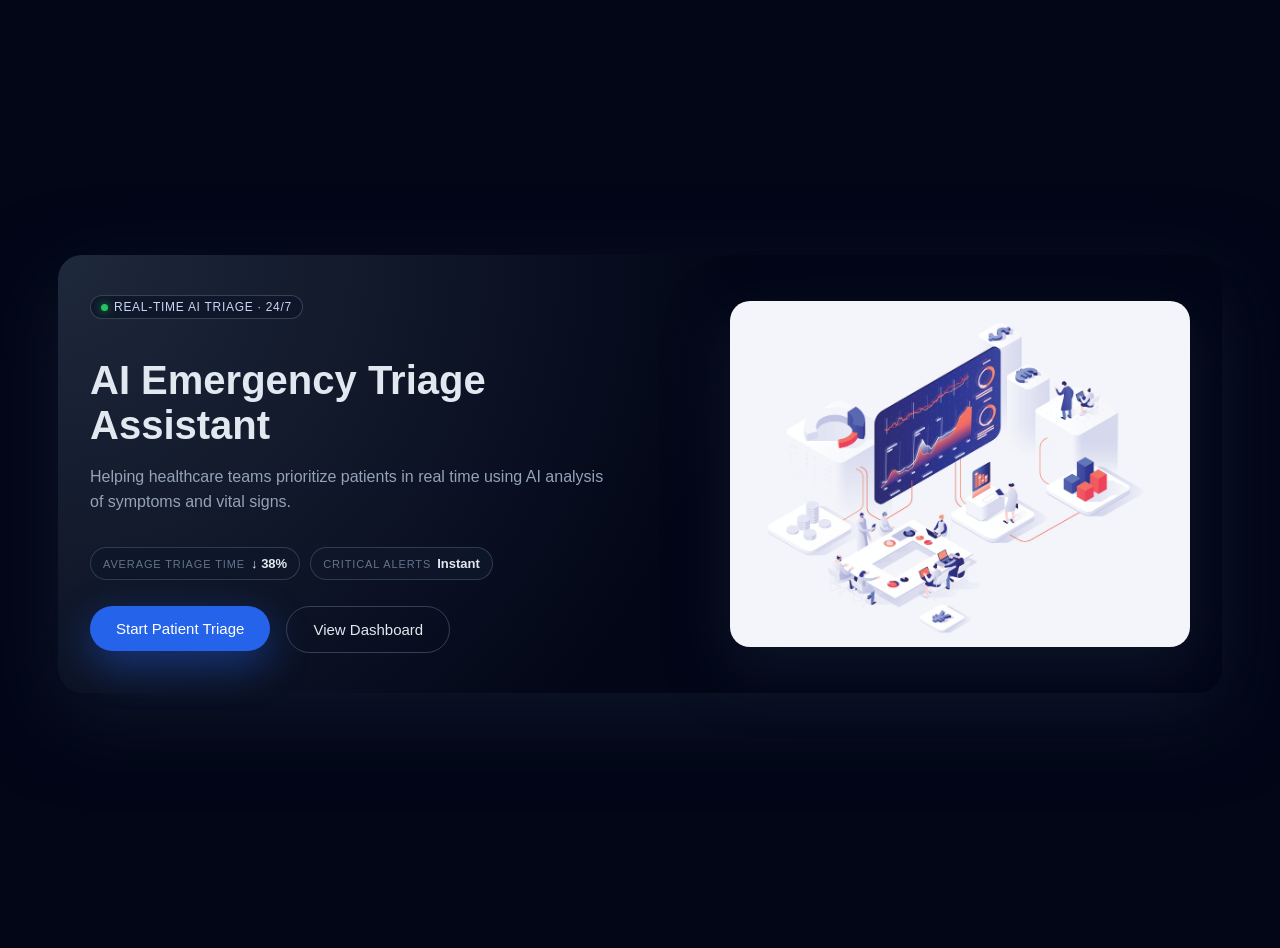
<file: index.html>
<!DOCTYPE html>
<html lang="en">
<head>
<meta charset="UTF-8">
<meta name="viewport" content="width=device-width, initial-scale=1.0">
<title>AI Emergency Triage Assistant</title>
<link rel="stylesheet" href="style.css">
</head>

<body>

<div class="hero">
    <div class="hero-content">
        <header>
            <div class="eyebrow">Real‑time AI triage · 24/7</div>
            <h1>AI Emergency Triage Assistant</h1>
            <p>Helping healthcare teams prioritize patients in real time using AI analysis of symptoms and vital signs.</p>
        </header>

        <div class="hero-metrics">
            <div class="metric-chip">
                <span class="metric-label">Average triage time</span>
                <span class="metric-value">↓ 38%</span>
            </div>
            <div class="metric-chip">
                <span class="metric-label">Critical alerts</span>
                <span class="metric-value">Instant</span>
            </div>
        </div>

        <div class="buttons">
            <a href="triage.html">
                <button class="primary">Start Patient Triage</button>
            </a>

            <a href="dashboard.html">
                <button class="secondary">View Dashboard</button>
            </a>
        </div>
    </div>

    <div class="hero-illustration">
        <img
            src="e0f39857c4d032e853d8f9bd4aa75357.jpg"
            alt="Illustration of people collaborating around a large data dashboard"
        >
    </div>
</div>

</body>
</html>
</file>
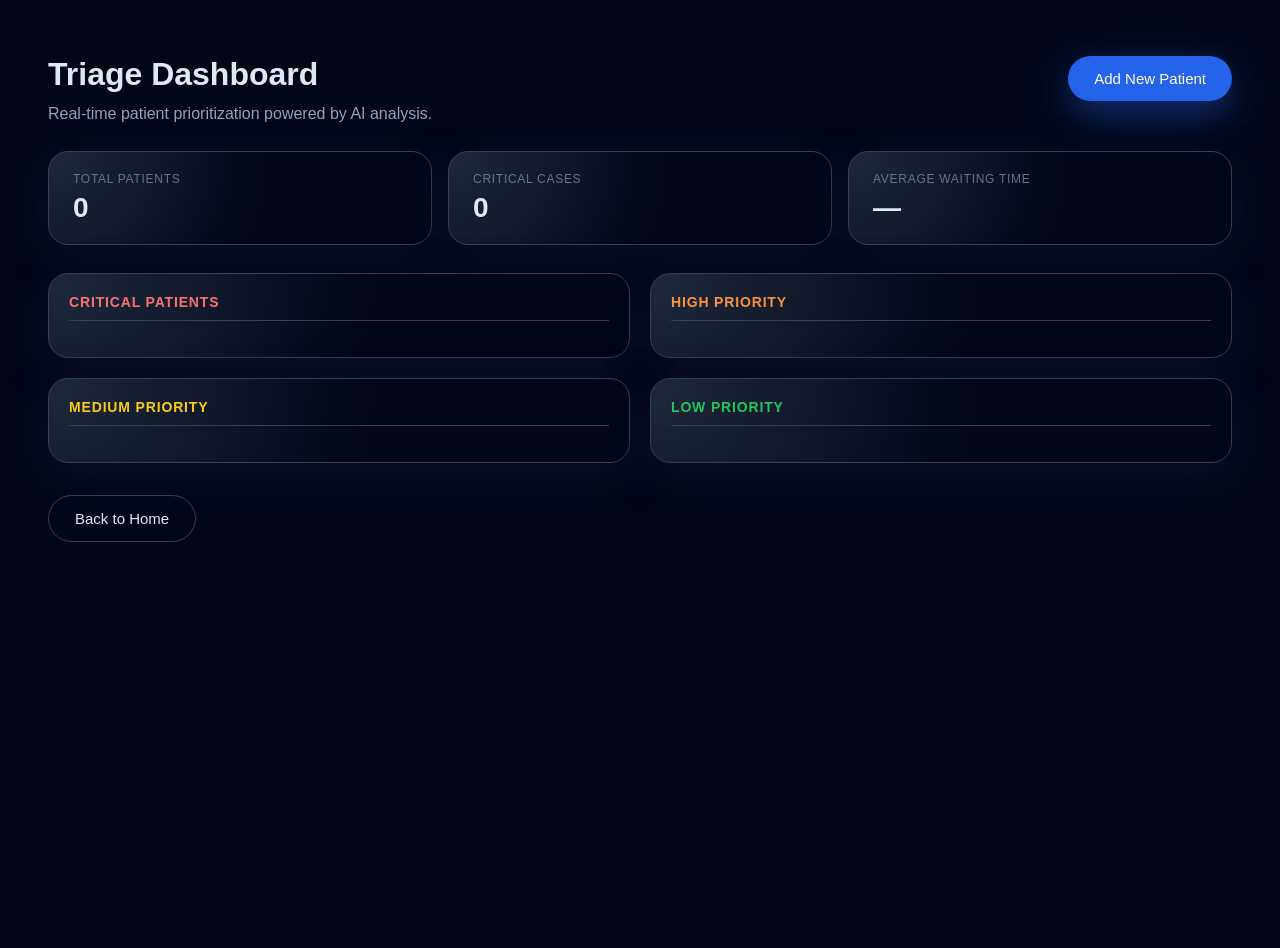
<file: dashboard.html>
<!DOCTYPE html>
<html lang="en">
<head>
    <meta charset="UTF-8">
    <meta name="viewport" content="width=device-width, initial-scale=1.0">
    <title>Triage Dashboard • AI Emergency Triage Assistant</title>
    <link rel="stylesheet" href="style.css">
</head>
<body class="page-dashboard">

    <main class="dashboard-shell">
        <header class="dashboard-header">
            <div class="dashboard-title-row">
                <div>
                    <h1>Triage Dashboard</h1>
                    <p>Real-time patient prioritization powered by AI analysis.</p>
                </div>
                <a href="triage.html" class="button-link">
                    <button type="button" class="primary">Add New Patient</button>
                </a>
            </div>
        </header>

        <section class="stats-row">
            <div class="stat-card">
                <span class="stat-label">Total Patients</span>
                <span class="stat-value">12</span>
            </div>
            <div class="stat-card">
                <span class="stat-label">Critical Cases</span>
                <span class="stat-value">2</span>
            </div>
            <div class="stat-card">
                <span class="stat-label">Average Waiting Time</span>
                <span class="stat-value">8 min</span>
            </div>
        </section>

        <section class="triage-board">
            <div class="priority-column priority-critical">
                <h2 class="priority-title">Critical Patients</h2>
                <div class="patient-cards">
                    <div class="patient-card">
                        <div class="patient-name">John Doe</div>
                        <div class="patient-symptoms">Chest pain, dizziness</div>
                        <div class="patient-vitals">HR: 120 | BP: 150/90</div>
                        <span class="priority-badge critical">Critical</span>
                    </div>
                    <div class="patient-card">
                        <div class="patient-name">Sarah Smith</div>
                        <div class="patient-symptoms">Severe shortness of breath, cyanosis</div>
                        <div class="patient-vitals">HR: 145 | BP: 180/110</div>
                        <span class="priority-badge critical">Critical</span>
                    </div>
                </div>
            </div>

            <div class="priority-column priority-high">
                <h2 class="priority-title">High Priority</h2>
                <div class="patient-cards">
                    <div class="patient-card">
                        <div class="patient-name">Michael Lee</div>
                        <div class="patient-symptoms">Abdominal pain, vomiting</div>
                        <div class="patient-vitals">HR: 98 | BP: 140/95</div>
                        <span class="priority-badge high">High</span>
                    </div>
                    <div class="patient-card">
                        <div class="patient-name">Emma Wilson</div>
                        <div class="patient-symptoms">Head injury, confusion</div>
                        <div class="patient-vitals">HR: 88 | BP: 110/70</div>
                        <span class="priority-badge high">High</span>
                    </div>
                </div>
            </div>

            <div class="priority-column priority-medium">
                <h2 class="priority-title">Medium Priority</h2>
                <div class="patient-cards">
                    <div class="patient-card">
                        <div class="patient-name">David Brown</div>
                        <div class="patient-symptoms">Fever, sore throat</div>
                        <div class="patient-vitals">HR: 82 | BP: 125/80</div>
                        <span class="priority-badge medium">Medium</span>
                    </div>
                    <div class="patient-card">
                        <div class="patient-name">Lisa Chen</div>
                        <div class="patient-symptoms">Ankle sprain, swelling</div>
                        <div class="patient-vitals">HR: 76 | BP: 118/75</div>
                        <span class="priority-badge medium">Medium</span>
                    </div>
                </div>
            </div>

            <div class="priority-column priority-low">
                <h2 class="priority-title">Low Priority</h2>
                <div class="patient-cards">
                    <div class="patient-card">
                        <div class="patient-name">James Taylor</div>
                        <div class="patient-symptoms">Minor cut, mild bleeding</div>
                        <div class="patient-vitals">HR: 72 | BP: 120/78</div>
                        <span class="priority-badge low">Low</span>
                    </div>
                    <div class="patient-card">
                        <div class="patient-name">Anna Martinez</div>
                        <div class="patient-symptoms">Rash, mild itching</div>
                        <div class="patient-vitals">HR: 68 | BP: 115/72</div>
                        <span class="priority-badge low">Low</span>
                    </div>
                </div>
            </div>
        </section>

        <div class="dashboard-footer">
            <a href="index.html" class="button-link">
                <button type="button" class="secondary">Back to Home</button>
            </a>
        </div>
    </main>

    <script src="script.js"></script>
</body>
</html>
</file>
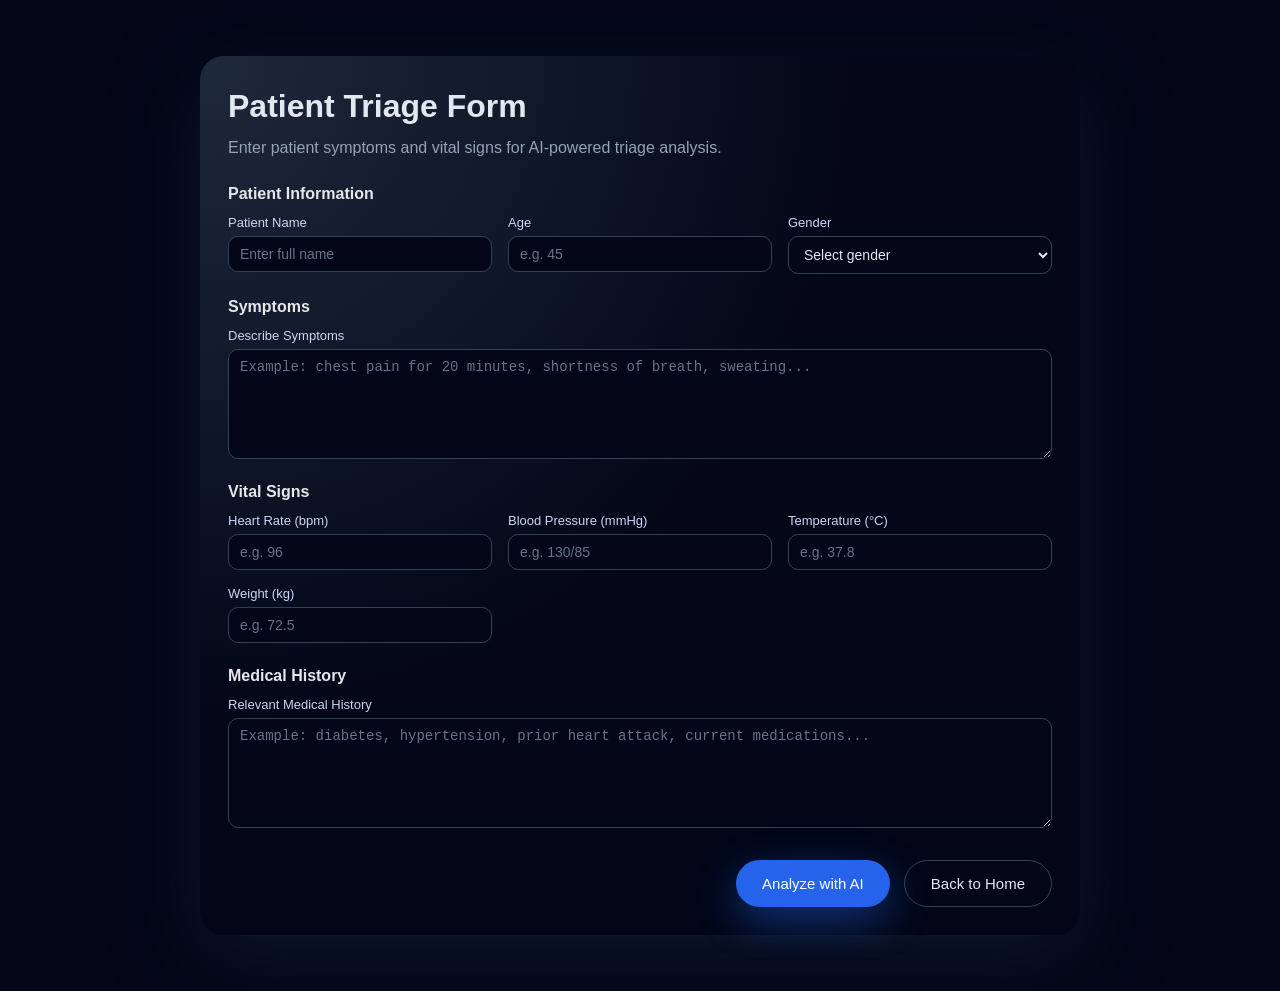
<file: triage.html>
<!DOCTYPE html>
<html lang="en">
<head>
    <meta charset="UTF-8">
    <meta name="viewport" content="width=device-width, initial-scale=1.0">
    <title>Patient Triage Form • AI Emergency Triage Assistant</title>
    <link rel="stylesheet" href="style.css">
</head>
<body class="page-triage">

    <main class="triage-shell">
        <section class="triage-card">
            <header class="triage-header">
                <h1>Patient Triage Form</h1>
                <p>Enter patient symptoms and vital signs for AI-powered triage analysis.</p>
            </header>

            <form class="triage-form">
                <section class="form-section">
                    <h2>Patient Information</h2>
                    <div class="form-grid">
                        <div class="form-field">
                            <label for="patient-name">Patient Name</label>
                            <input type="text" id="patient-name" name="patientName" placeholder="Enter full name">
                        </div>
                        <div class="form-field">
                            <label for="patient-age">Age</label>
                            <input type="number" id="patient-age" name="age" min="0" placeholder="e.g. 45">
                        </div>
                        <div class="form-field">
                            <label for="patient-gender">Gender</label>
                            <select id="patient-gender" name="gender">
                                <option value="">Select gender</option>
                                <option value="female">Female</option>
                                <option value="male">Male</option>
                                <option value="other">Other</option>
                                <option value="prefer-not">Prefer not to say</option>
                            </select>
                        </div>
                    </div>
                </section>

                <section class="form-section">
                    <h2>Symptoms</h2>
                    <div class="form-field">
                        <label for="symptoms">Describe Symptoms</label>
                        <textarea id="symptoms" name="symptoms" rows="4" placeholder="Example: chest pain for 20 minutes, shortness of breath, sweating..."></textarea>
                    </div>
                </section>

                <section class="form-section">
                    <h2>Vital Signs</h2>
                    <div class="form-grid">
                        <div class="form-field">
                            <label for="heart-rate">Heart Rate (bpm)</label>
                            <input type="number" id="heart-rate" name="heartRate" min="0" placeholder="e.g. 96">
                        </div>
                        <div class="form-field">
                            <label for="blood-pressure">Blood Pressure (mmHg)</label>
                            <input type="text" id="blood-pressure" name="bloodPressure" placeholder="e.g. 130/85">
                        </div>
                        <div class="form-field">
                            <label for="temperature">Temperature (°C)</label>
                            <input type="number" id="temperature" name="temperature" step="0.1" placeholder="e.g. 37.8">
                        </div>
                        <div class="form-field">
                            <label for="weight">Weight (kg)</label>
                            <input type="number" id="weight" name="weight" min="0" step="0.1" placeholder="e.g. 72.5">
                        </div>
                    </div>
                </section>

                <section class="form-section">
                    <h2>Medical History</h2>
                    <div class="form-field">
                        <label for="history">Relevant Medical History</label>
                        <textarea id="history" name="history" rows="4" placeholder="Example: diabetes, hypertension, prior heart attack, current medications..."></textarea>
                    </div>
                </section>

                <div class="form-actions">
                    <button type="submit" class="primary">Analyze with AI</button>
                    <a href="index.html" class="button-link">
                        <button type="button" class="secondary">Back to Home</button>
                    </a>
                </div>
            </form>
        </section>
    </main>

    <script src="script.js"></script>
</body>
</html>
</file>
<file: style.css>
body{
    margin:0;
    font-family: Arial, Helvetica, sans-serif;
    background:#020617;
    color:#e2e8f0;
    min-height:100vh;
    display:flex;
    justify-content:center;
    align-items:center;
    padding:24px;
}

.page-triage,
.page-dashboard{
    display:block;
}

.page-dashboard{
    align-items:flex-start;
}

.dashboard-shell{
    max-width:1200px;
    margin:0 auto;
    padding:32px 24px 48px;
}

.dashboard-header{
    margin-bottom:24px;
}

.dashboard-title-row{
    display:flex;
    flex-wrap:wrap;
    align-items:flex-start;
    justify-content:space-between;
    gap:20px;
}

.dashboard-title-row h1{
    font-size:32px;
    margin:0 0 8px;
}

.dashboard-title-row p{
    margin:0;
    color:#94a3b8;
}

.stats-row{
    display:grid;
    grid-template-columns:repeat(3, 1fr);
    gap:16px;
    margin-bottom:28px;
}

.stat-card{
    background:radial-gradient(circle at top left, #1e293b 0, #020617 55%);
    border:1px solid #334155;
    border-radius:20px;
    padding:20px 24px;
    box-shadow:0 12px 40px rgba(15,23,42,0.8);
}

.stat-label{
    display:block;
    font-size:12px;
    text-transform:uppercase;
    letter-spacing:0.06em;
    color:#64748b;
    margin-bottom:6px;
}

.stat-value{
    font-size:28px;
    font-weight:600;
    color:#e2e8f0;
}

.triage-board{
    display:grid;
    grid-template-columns:1fr 1fr;
    gap:20px;
    margin-bottom:32px;
}

.priority-column{
    background:radial-gradient(circle at top left, #1e293b 0, #020617 55%);
    border:1px solid #334155;
    border-radius:20px;
    padding:20px;
    box-shadow:0 12px 40px rgba(15,23,42,0.8);
}

.priority-title{
    font-size:14px;
    font-weight:600;
    text-transform:uppercase;
    letter-spacing:0.06em;
    margin:0 0 16px;
    padding-bottom:10px;
    border-bottom:1px solid #334155;
}

.priority-critical .priority-title{ color:#f87171; }
.priority-high .priority-title{ color:#fb923c; }
.priority-medium .priority-title{ color:#facc15; }
.priority-low .priority-title{ color:#22c55e; }

.patient-cards{
    display:flex;
    flex-direction:column;
    gap:12px;
}

.patient-card{
    background:#020617;
    border:1px solid #334155;
    border-radius:12px;
    padding:14px 16px;
}

.patient-name{
    font-weight:600;
    font-size:15px;
    color:#e2e8f0;
    margin-bottom:4px;
}

.patient-symptoms{
    font-size:13px;
    color:#94a3b8;
    margin-bottom:6px;
    line-height:1.4;
}

.patient-vitals{
    font-size:12px;
    color:#64748b;
    margin-bottom:8px;
}

.priority-badge{
    display:inline-block;
    font-size:11px;
    font-weight:600;
    text-transform:uppercase;
    letter-spacing:0.05em;
    padding:4px 10px;
    border-radius:999px;
}

.priority-badge.critical{
    background:rgba(248,113,113,0.2);
    color:#f87171;
    border:1px solid rgba(248,113,113,0.4);
}

.priority-badge.high{
    background:rgba(251,146,60,0.2);
    color:#fb923c;
    border:1px solid rgba(251,146,60,0.4);
}

.priority-badge.medium{
    background:rgba(250,204,21,0.2);
    color:#facc15;
    border:1px solid rgba(250,204,21,0.4);
}

.priority-badge.low{
    background:rgba(34,197,94,0.2);
    color:#22c55e;
    border:1px solid rgba(34,197,94,0.4);
}

.dashboard-footer{
    display:flex;
    justify-content:flex-start;
}

.triage-shell{
    max-width:880px;
    margin:0 auto;
    padding:32px 16px;
}

.triage-card{
    background:radial-gradient(circle at top left, #1e293b 0, #020617 55%);
    border-radius:24px;
    padding:32px 28px 28px;
    box-shadow:0 24px 80px rgba(15,23,42,0.9);
}

.triage-header h1{
    font-size:32px;
    margin:0 0 10px;
}

.triage-header p{
    margin:0 0 24px;
    color:#94a3b8;
}

.triage-form{
    display:flex;
    flex-direction:column;
    gap:24px;
}

.form-section h2{
    font-size:16px;
    margin:0 0 12px;
    color:#e5e7eb;
}

.form-grid{
    display:grid;
    grid-template-columns:repeat(3, minmax(0, 1fr));
    gap:16px;
}

.form-field{
    display:flex;
    flex-direction:column;
    gap:6px;
}

.form-field label{
    font-size:13px;
    color:#cbd5f5;
}

.form-field input,
.form-field select,
.form-field textarea{
    background:#020617;
    border:1px solid #334155;
    color:#e2e8f0;
    border-radius:10px;
    padding:9px 11px;
    font-size:14px;
    outline:none;
    transition:border-color 0.16s ease, box-shadow 0.16s ease, background 0.16s ease;
}

.form-field textarea{
    resize:vertical;
    min-height:90px;
}

.form-field input:focus,
.form-field select:focus,
.form-field textarea:focus{
    border-color:#2563eb;
    box-shadow:0 0 0 1px rgba(37,99,235,0.35);
    background:#020617;
}

.form-field input::placeholder,
.form-field textarea::placeholder{
    color:#64748b;
}

.form-actions{
    margin-top:8px;
    display:flex;
    flex-wrap:wrap;
    gap:14px;
    justify-content:flex-end;
}

.button-link{
    text-decoration:none;
}

.hero{
    display:flex;
    align-items:center;
    justify-content:space-between;
    gap:40px;
    max-width:1100px;
    width:100%;
    background:radial-gradient(circle at top left, #1e293b 0, #020617 55%);
    border-radius:24px;
    padding:40px 32px;
    box-shadow:0 24px 80px rgba(15,23,42,0.9);
}

.hero-content{
    flex:1;
}

h1,
p,
.hero-metrics,
.buttons{
    max-width:520px;
}

h1{
    font-size:40px;
    margin-bottom:16px;
}

p{
    color:#94a3b8;
    margin-bottom:32px;
    line-height:1.6;
}

.eyebrow{
    display:inline-flex;
    align-items:center;
    gap:6px;
    padding:4px 10px;
    margin-bottom:12px;
    font-size:12px;
    letter-spacing:0.06em;
    text-transform:uppercase;
    border-radius:999px;
    background:rgba(15,23,42,0.9);
    border:1px solid rgba(148,163,184,0.3);
    color:#cbd5f5;
}

.eyebrow::before{
    content:"";
    width:7px;
    height:7px;
    border-radius:999px;
    background:#22c55e;
    box-shadow:0 0 10px rgba(34,197,94,0.8);
}

.hero-metrics{
    display:flex;
    flex-wrap:wrap;
    gap:10px;
    margin-bottom:26px;
}

.metric-chip{
    padding:8px 12px;
    border-radius:999px;
    background:rgba(15,23,42,0.9);
    border:1px solid rgba(51,65,85,0.9);
    display:flex;
    align-items:baseline;
    gap:6px;
}

.metric-label{
    font-size:11px;
    text-transform:uppercase;
    letter-spacing:0.08em;
    color:#64748b;
}

.metric-value{
    font-size:13px;
    font-weight:600;
    color:#e2e8f0;
}

.buttons{
    display:flex;
    flex-wrap:wrap;
    gap:16px;
}

button{
    padding:14px 26px;
    border:none;
    border-radius:999px;
    font-size:15px;
    cursor:pointer;
    transition:background 0.18s ease, transform 0.18s ease, box-shadow 0.18s ease;
}

.primary{
    background:#2563eb;
    color:white;
    box-shadow:0 14px 40px rgba(37,99,235,0.45);
}

.primary:hover{
    background:#1d4ed8;
    transform:translateY(-1px);
    box-shadow:0 18px 55px rgba(37,99,235,0.6);
}

.secondary{
    background:transparent;
    color:#e2e8f0;
    border:1px solid #334155;
}

.secondary:hover{
    background:#020617;
    transform:translateY(-1px);
}

.hero-illustration{
    flex:1;
    max-width:460px;
}

.hero-illustration img{
    width:100%;
    height:auto;
    display:block;
    border-radius:20px;
    object-fit:cover;
    box-shadow:0 20px 60px rgba(15,23,42,0.95);
}

@media (max-width: 900px){
    body{
        padding:16px;
    }

    .triage-shell{
        padding:24px 8px;
    }

    .triage-card{
        padding:24px 20px 22px;
    }

    .form-grid{
        grid-template-columns:1fr;
    }

    .dashboard-shell{
        padding:24px 16px 40px;
    }

    .stats-row{
        grid-template-columns:1fr;
    }

    .triage-board{
        grid-template-columns:1fr;
    }

    .hero{
        flex-direction:column;
        text-align:center;
        padding:28px 20px 32px;
    }

    .hero-content{
        order:1;
    }

    .hero-illustration{
        order:0;
        max-width:420px;
    }

    .buttons{
        justify-content:center;
    }

    h1{
        font-size:32px;
    }
}
</file>
